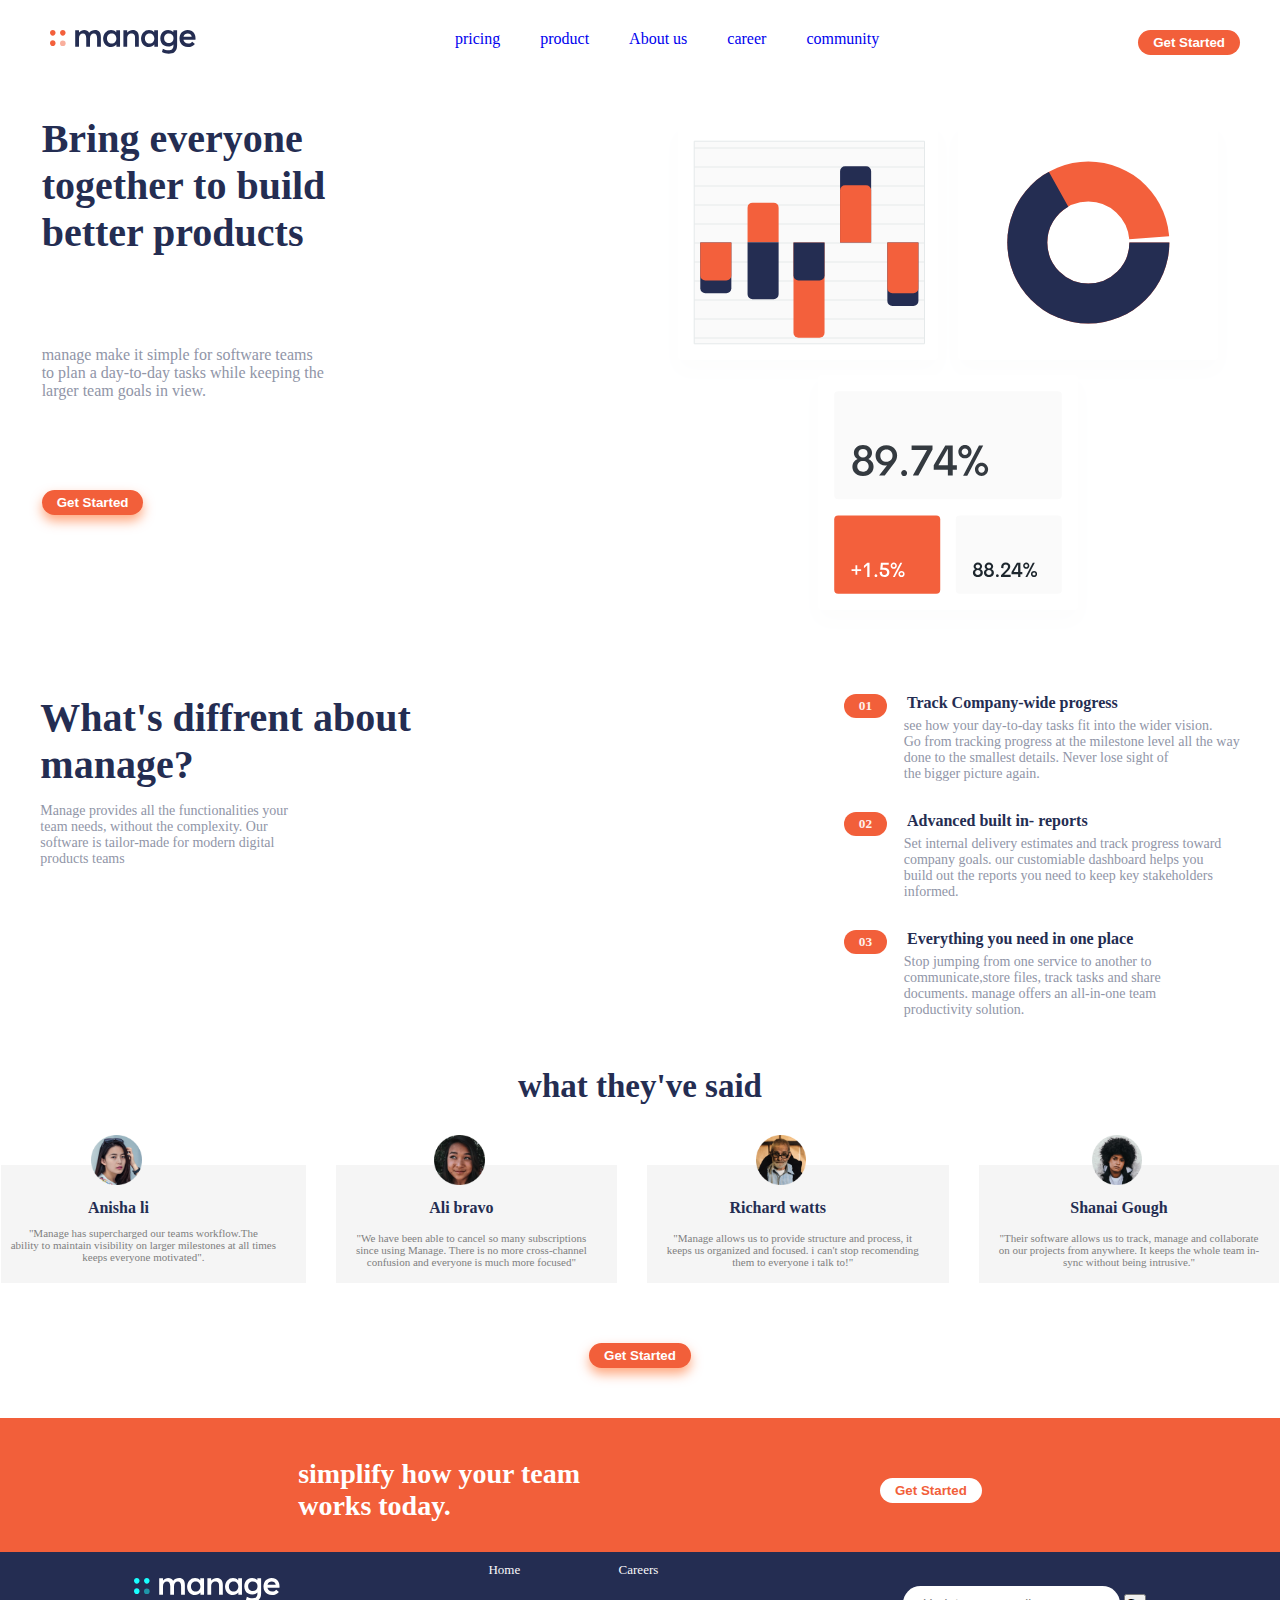
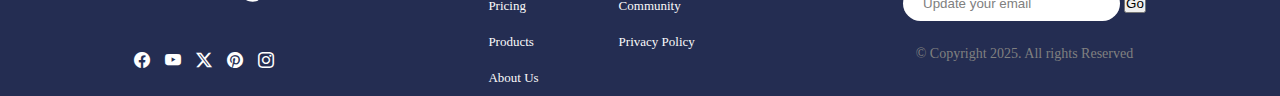
<file: index.html>
<!DOCTYPE html>
<html lang="en">
<head>
    <meta charset="UTF-8">
    <meta name="viewport" content="width=device-width, initial-scale=1.0">
    <link rel="icon" href="/resources/images/favicon-32x32.png">
    <link rel="stylesheet" href="https://cdn.jsdelivr.net/npm/bootstrap-icons@1.13.1/font/bootstrap-icons.min.css">
    <link rel="stylesheet" href="/style.css">
    <title>Manage</title>
</head>
<body>
    

    <!-- Header contain my nav bar -->

    <header>

        <nav>

            <img src="/resources/images/logo.svg" alt="">

            <ul>

                <li>
                    <a href="https://www.facebook.com" target="_blank">pricing</a>
                </li>

                <li>
                    <a href="https://www.facebook.com" target="_blank">product</a>
                </li>

                <li>
                    <a href="https://www.facebook.com" target="_blank">About us</a>
                </li>

                <li>
                    <a href="https://www.facebook.com" target="_blank">career</a>
                </li>

                <li>
                    <a href="https://www.facebook.com" target="_blank">community</a>
                </li>

            </ul>

            <button>Get Started</button>

          
        </nav>

    </header>

    <!-- main contain all my sections -->

    <main>

        <!-- first section with a class name of "hero" -->

        <section class="hero">

            <!-- first div with a class of "hero-content" under my first section  -->

            <div class="hero-content">

                <h1>
                    Bring everyone <br>
                    together to build <br>
                    better products
                </h1>

                 <p>
                     manage make it simple for software teams <br>
                     to plan a day-to-day tasks while keeping the <br>
                     larger team goals in view.
                </p>

                <button>Get Started</button>

            </div>

            <!-- second div with a class of "hero-image" under my first section -->

            <div class="hero-img">

                <img src="/resources/images/illustration-intro.svg" alt="">

            </div>

        </section>


        <!-- Second section with a class of  overview -->

        <section class="overview">


            <!-- first div with a class of "sect2-div1" under my second section -->

            <div class="overview-div1">

                <h1> What's diffrent <br class="overview-br"> about <br class="overview-br2"> manage?
                
                </h1>

                 <p> 
                    Manage provides all the functionalities your <br>
                    team needs, without the complexity. Our <br>
                    software is tailor-made for modern digital <br>
                    products teams
                </p>
                 
            </div>


            <!-- second div with a class of "sect2-div2" under my second section -->

            <div class="overview-div2">

                <!-- first div under "sect2-div2",  this div  has two inner divs  -->

                <div>

                    <!-- this is the first inner div -->

                    <div class="inner-div1">

                        <h5>01</h5>

                        <h4>Track Company-wide progress</h4>

                    </div>
                    

                    <!-- this the second inner div below -->

                    <div class="inner-div2">

                        <p> 
                            see how your day-to-day tasks fit into the wider vision. <br>
                            Go from tracking progress at the milestone level all the way <br>
                            done to the smallest details. Never lose sight of <br>
                            the bigger picture again.
                         </p>

                    </div>

                </div>

                <!--  second div under "sect2-div2", this div has two innner divs -->

                <div>

                    <!-- this is the first inner div  -->

                    <div class="inner-div3">

                        <h5>02</h5>

                        <h4> Advanced built in- reports</h4>

                    </div>

                    <!-- this is the second inner div -->

                    <div class="inner-div4">

                        <p> 
                            Set internal delivery estimates and track progress toward <br>
                            company goals. our customiable dashboard helps you <br>
                            build out the reports you need to keep key stakeholders <br>
                            informed.
                        </p>

                    </div>

                </div>


                <!-- third div under "sect2-div2", this div has two innner divs -->

                <div>

                    <!-- this is the first inner div -->

                    <div class="inner-div5">

                        <h5>03</h5>

                        <h4>Everything you need in one place</h4>

                    </div>

                    <!-- this is the second inner div  -->

                    <div class="inner-div6">

                        <p>
                            Stop jumping from one service to another to <br>
                            communicate,store files, track tasks and share <br>
                            documents. manage offers an all-in-one team <br>
                            productivity solution.

                        </p>

                    </div>
                </div>


            </div>

        </section>


        <!-- third section with a class of "reviews" -->

        <section class="reviews">

            <!-- first div under third section -->

            <div>

                <h1>what they've said</h1>

            </div>

           

           <!-- this div with a class of "reviews-div" has 4 inner div -->

           <div class="reviews-div">


                <!-- first inner div it contains two divs-->

                <div class="card-one">

                    <div class="card-one-img-holder">

                        <img src="/resources/images/avatar-anisha.png" alt="">

                    </div>

                    <div class="card-one-content">

                        <h4> Anisha li</h4>

                        <p>
                             "Manage has supercharged our teams workflow.The <br>
                              ability to maintain visibility on larger milestones at all times <br>
                              keeps everyone motivated".
                        </p>

                    </div>
                    
                </div>

                <!-- Second inner div  it contains two divs-->

                <div class="card-two">

                    <div class="card-two-img-holder">

                        <img src="/resources/images/avatar-ali.png" alt="">

                    </div>

                    <div class="card-two-content">

                        <h4>Ali bravo</h4>

                        <p> 
                            "We have been able to cancel so many subscriptions <br>
                            since using Manage. There is no more cross-channel <br>
                            confusion and everyone is much more focused"
                        </p>

                    </div>
                   
                </div>


                <!-- third inner div it contains two divs -->

                <div class="card-three">

                    <div  class="card-three-img-holder">

                        <img src="/resources/images/avatar-richard.png" alt="">

                    </div>

                    <div class="card-three-content">

                        <h4>Richard watts</h4>

                        <p>
                             "Manage allows us to provide structure and process, it <br>
                              keeps  us organized and focused. i can't stop recomending <br>
                              them to everyone i talk to!"
                        </p>

                    </div>

                </div>

                <!-- fourth inner div contains two divs  -->


                <div class="card-four">

                    <div  class="card-four-img-holder">

                        <img src="/resources/images/avatar-shanai.png" alt="">

                    </div>

                    <div class="card-four-content">

                        <h4>Shanai Gough</h4>

                        <p>
                            "Their software allows us to track, manage and  collaborate <br>
                            on our projects from anywhere. It keeps the whole team in- <br>
                            sync without being intrusive."
                        </p>

                    </div>

                </div>
                
           </div>

           <button>Get Started</button>

        </section>


        <!-- fourth section with a class "sec" -->

        <section class="sec">

            <div>

                 <h1>simplify how  <br class="sec-div1-br">your team <br class="sec-div1-br2"> works <br class="sec-div1-br"> today.</h1>

            </div>
           

            <div>

                <button>Get Started</button>
                
            </div>

        </section>

    </main>

        <!-- footer section with three divs -->

        <footer>

            <!-- first div under footer with a class of "footer-content" -->

            <div class="footer-content">


                <p>&copy; Copyright 2025. All rights Reserved</p>

                <img src="/resources/images/logo.svg" alt="">

                <div class="social-icons">

                     <a href="https://www.facebook">
                     <i class="bi bi-facebook"></i>
                     </a>

                     <a href="https://www.youtube">
                     <i class="bi bi-youtube"></i>
                     </a>

                     <a href="https://www.x.com">
                     <i class="bi bi-twitter-x"></i>
                     </a>

                     <a href="https://www.pinterest.com">
                     <i class="bi bi-pinterest"></i>
                     </a>

                     <a href="https://www.instagram.com">
                     <i class="bi bi-instagram"></i>
                     </a>

                </div>
                
            </div>

            <!-- second div under footer with a class of "footer-info"  -->

            <div class="footer-info">

                <ul>

                    <li>
                        <a href="https://www.facebook.com" target="_blank">Home</a>
                    </li>

                    <li>
                        <a href="https://www.facebook.com" target="_blank">Pricing</a>
                    </li>

                    <li>
                        <a href="https://www.facebook.com" target="_blank">Products</a>
                    </li>

                    <li>
                        <a href="https://www.facebook.com" target="_blank">About Us</a>
                    </li>

                </ul>

                <ul>

                    <li>
                        <a href="https://www.facebook.com" target="_blank">Careers</a>
                    </li>

                    <li>
                        <a href="https://www.facebook.com" target="_blank">Community</a>
                    </li>

                    <li>
                        <a href="https://www.facebook.com" target="_blank">Privacy Policy</a>
                    </li>

                </ul>

            </div>

            <div class="footer-div">


                <div>

                     <input type="email" value="Update your email" >

                     <button>Go</button>

                </div>

               

                
                <p>&copy; Copyright 2025. All rights Reserved</p>

                

            </div>
            
        </footer>


    

</body>
</html>
</file>
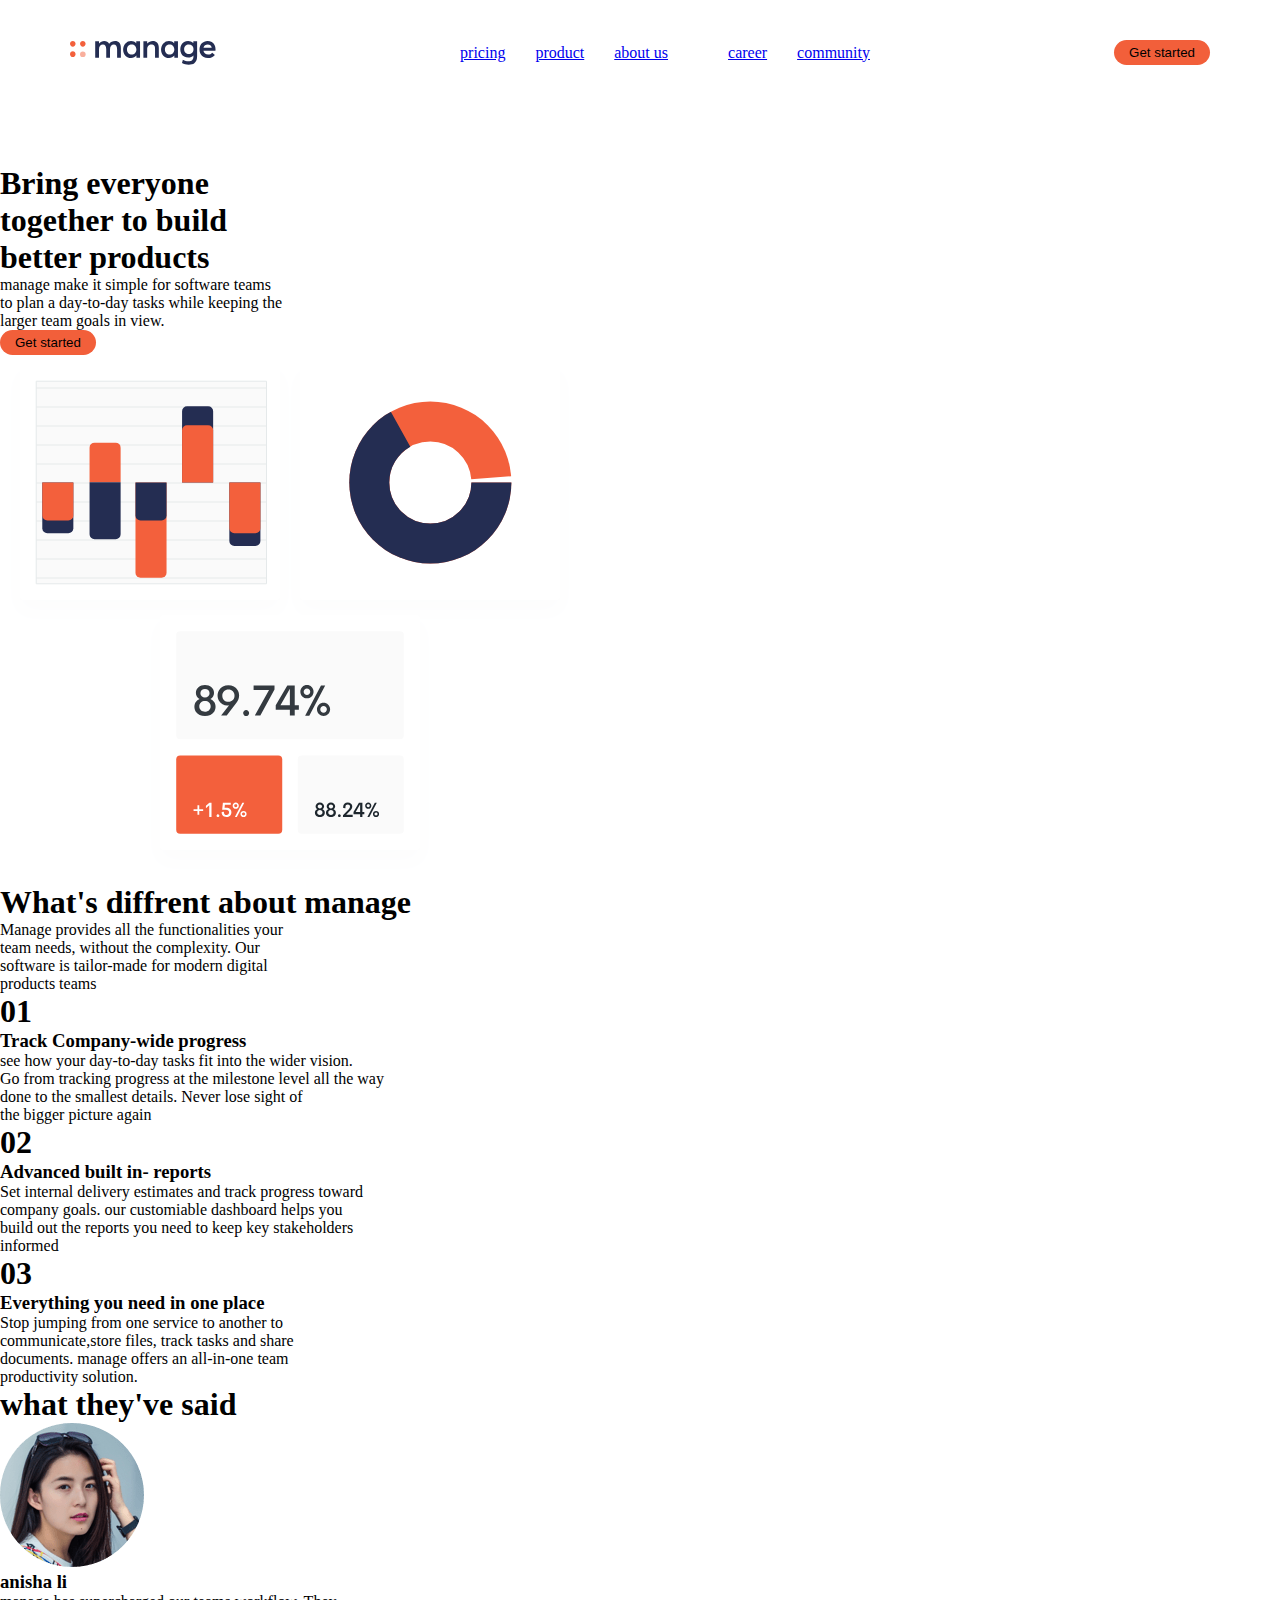
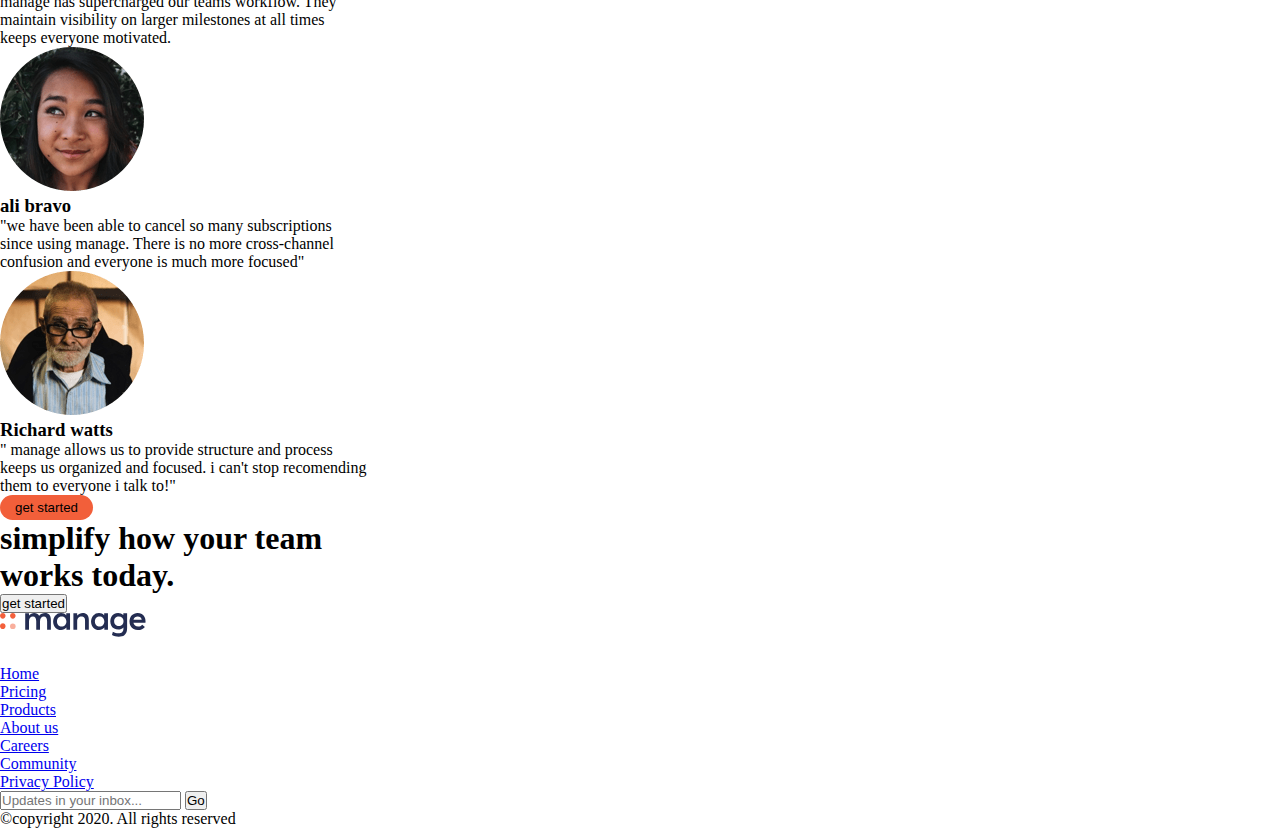
<file: manage.html>
<!DOCTYPE html>
<html lang="en">
<head>
    <meta charset="UTF-8">
    <meta name="viewport" content="width=device-width, initial-scale=1.0">
    <link rel="stylesheet" href="/manage.css">
    <title>manage</title>
</head>
<body>
    <section>
        <!-- this is my navigation bar -->
         <nav>
            <img src="/resources/images/logo.svg" alt="manage logo">
            <ul class="list">
                <li>
                    <a href="https://www.facebook.com" target="_blank">pricing</a>
                </li>
                <li>
                     <a href="https://www.facebook.com" target="_blank">product</a></li>
                <li>
                    <a href="https://www.facebook.com" target="_blank">about us</li>
                <li>
                    <a href="https://www.facebook.com" target="_blank">career</a></li>
                <li>
                    <a href="https://www.facebook.com" target="_blank">community</a></li>

            </ul>
            <button id="get-started">Get started</button>
         </nav>
         <!-- This is my first section -->
          <section id="section-1">
            <div class="section-1-div-text">
                <h1>
                    Bring everyone <br>
                    together to build <br>
                    better products
                </h1>
                <p>manage make it simple for software teams <br>
                     to plan a day-to-day tasks while keeping the <br>
                      larger team goals in view.
                </p>
                <button id="get-started">Get started</button>
            </div>
            <div class="section-1-div-img">
            <img src="resources/images/illustration-intro.svg" alt="intro section"></div>
          </section>
    </section>
    <!-- this is my section 2 -->
     <section id="section-2">
        <div class="section-2-div-1">
            <h1> What's diffrent about manage</h1>
            <p> Manage provides all the functionalities your <br>
                 team needs, without the complexity. Our <br>
                software is tailor-made for modern digital <br>
                products teams</p>
        </div>
        <div class="section-2-div-2">
            <div class="no-1">
                <h1 class="color">01</h1>
                <div>
                    <h3>Track Company-wide progress</h3>
                    <p> see how your day-to-day tasks fit into the wider vision. <br>
                        Go from tracking progress at the milestone level all the way <br>
                        done to the smallest details. Never lose sight of <br>
                        the bigger picture again </p>
                </div>
            </div>
            <div class="no-2">
                <h1 class="color">02</h1>
                <div>
                    <h3> Advanced built in- reports </h3>
                    <p> Set internal delivery estimates and track progress toward <br>
                        company goals. our customiable dashboard helps you <br>
                        build out the reports you need to keep key stakeholders <br>
                        informed</p>
                </div>
            </div>
            <div class="no-3">
                <h1 class="color">03</h1>
                <div>
                    <h3> Everything you need in one place      
                    </h3>
                    <p>Stop jumping from one service to another to <br>
                        communicate,store files, track tasks and share <br>
                        documents. manage offers an all-in-one team <br>
                        productivity solution.</p>
                </div>
            </div>
        </div>
     </section>
     <!-- this is my section three -->
     <section id="section-3">
        <h1> what they've said</h1>
        <div class="section-3-div">
            <div class="card-helpers">
                <img class="card-one-img"  src="/resources/images/avatar-anisha copy.png" alt="avatar-anisha">
                <h3 class="section-3-h3-helper"> anisha li </h3>
                <p> manage has supercharged our teams workflow. They <br>
                    maintain visibility on larger milestones at all times <br>
                    keeps everyone motivated.</p>
            </div>

             <div class="card-helpers">
                <img class="card-two-img"  src="/resources/images/avatar-ali.png" alt="avatar-ali">
                <h3 class="section-3-h3-helper"> ali bravo </h3>
                <p> "we have been able to cancel so many subscriptions <br>
                      since using manage. There is no more cross-channel <br>
                    confusion and everyone is much more focused"</p>
            </div>

             <div class="card-helpers">
                <img  class="card-one-img"  src="/resources/images/avatar-richard.png" alt="avatar-richard">
                <h3 class="section-3-h3-helper">Richard watts </h3>
                <p> " manage allows us to provide structure and process <br>
                    keeps  us organized and focused. i can't stop recomending <br>
                    them to everyone i talk to!"
                 </p>
            </div>
        </div>
        <button id="get-started">get started</button>
     </section>

      <!-- fourth section  -->
       <section id="section-4">
        <h1> simplify how your team <br> works today.</h1>
        <button id="get-started-inverse"> 
            get started
        </button>

       </section>

        <!-- the footer -->
        <footer>
       <div class="foot-1">
            <img class="logo-img"  src="/resources/images/logo.svg" alt="">

        <div class="icon-holder">
            <a href="https://www.facebook.com" target="_blank">
                <img src="/resources/images/icon-facebook.svg" alt=""></a>
            
            <a href="https://www.youtube.com/" target="_blank">
                <img src="/resources/images/icon-youtube.svg" alt=""></a>
            
            <a href="https://x.com/" target="_blank">
                <img src="/resources/images/icon-twitter.svg" alt=""></a>

            <a href="https://www.pinterest.com/" target="_blank">
                <img src="/resources/images/icon-pinterest.svg" alt=""></a>
                
           <a href="https://www.instagram.com/" target="_blank">
                <img src="/resources/images/icon-instagram.svg" alt=""></a>
           
        </div>
      </div>
      <!-- the second footer div -->
      <div class="foot-2">
        <ul  class="ul-helper  ul-helper li">
            <li> <a href="https://www.facebook.com" target="_blank">Home</a></li>
            <li> <a href="https://www.facebook.com" target="_blank">Pricing</a></li>
            <li> <a href="https://www.facebook.com" target="_blank">Products</a></li>
            <li> <a href="https://www.facebook.com" target="_blank">About us</a></li>

        </ul>
        <ul class="ul-helper">
            <li> <a href="https://www.facebook.com" target="_blank">Careers</a></li>
            <li> <a href="https://www.facebook.com" target="_blank">Community</a> </li>
            <li> <a href="https://www.facebook.com" target="_blank">Privacy Policy</a></li>
        </ul>
      </div>
      <!-- the last footer -->
      <div class="foot-3">
        <div>
           <input type="email" placeholder="Updates in your inbox..."> 
           <button id="go">Go</button>
            
        </div>

        <p> &copy;copyright 2020. All rights reserved</p>
      </div>      
        
     
</footer>
</body>
</html>
</file>
<file: style.css>
*{
    padding: 0;
     margin: 0;
    box-sizing: border-box;
}

:root{

    /* ## Colors */

    /* ### Primary */

    --Bright-Red: hsl(12, 88%, 59%);
    --Dark-Blue: hsl(228, 39%, 23%);

    /* ### Neutral */

    --Dark-Grayish-Blue: hsl(227, 12%, 61%);
    --Very-Dark-Blue: hsl(233, 12%, 13%);
    --Very-Pale-Red: hsl(13, 100%, 96%);
    --Very-Light-Gray: hsl(0, 0%, 98%);

    /* ## Typography */

    /* ### Body Copy */

    --Font-size: 16px;
}

html,body{
    overflow-x: hidden;
    max-width: 100%;
}





nav{
    display: flex;
    flex-direction: row;
    align-items: start;
    justify-content: space-between;
    padding: 30px 40px 60px 50px;
    /* background-image:url(resources/images/bg-tablet-pattern.svg) ; */
    /* background-repeat: no-repeat;
    background-position: right -70px;
    background-size:contain; */
    /* height:650px;
    margin-bottom: -550px;
    margin-right: -50px; */
}

nav ul{
    display: flex;
    flex-direction: row;
    gap: 40px;
    list-style: none;
}

nav ul li a{
    text-decoration: none;
    font-weight: 500;
}

nav button{
    background-color: var(--Bright-Red);
    padding: 5px 15px;
    border-radius: 20px;
    border: none;
    color:white;
    font-weight: 600; 
}

.menu-toggle{
    display: none;
    cursor: pointer;
}

.bi-list,
.bi-x-lg{
    display: none;
}

main{
    display: flex;
    flex-direction: column;
    gap: 50px;
}


.hero{
    display: flex;
    flex-direction:row;
    align-items:start;
    justify-content:center;
    gap: 37vh;
}

.hero-content{
    display: flex;
    flex-direction: column;
    align-items: start;
    gap: 10vh;
}

.hero-content h1{
    color: var(--Dark-Blue);
    font-size: 40px;
}

.hero-content  p{
    color: var(--Dark-Grayish-Blue);
    font-size: 16px;
}

.hero-content button{
    background-color: var(--Bright-Red);
    padding: 5px 15px;
    border-radius: 20px;
    border: none;
    color:white;
    font-weight: 600;
    box-shadow: 0 6px 12px rgba(255, 81, 0, 0.5);
}

.overview{
    display: flex;
    flex-direction:row;
    align-items:start;
    justify-content:center;
    gap: 37vh;
}

.overview-div1{
    display: flex;
    flex-direction: column;
    padding-right: 100px;
    gap: 15px;
}

.overview-div1 h1{
    color: var(--Dark-Blue);
    font-size: 40px;
}

.overview-br{
    display: none;
}

.overview-div1 p{
    color: var(--Dark-Grayish-Blue);
    font-size: 14px;
}


.overview-div2{
    display: flex;
    flex-direction: column;
    gap: 30px;
}



.inner-div1{
    display: flex;
    flex-direction: row;
    gap: 20px;
}

.inner-div1 h5{
    background-color: var(--Bright-Red);
    color:var(--Very-Pale-Red) ;
    padding: 4px 15px;
    border-radius: 15px;
}

.inner-div1 h4{
    color: var(--Dark-Blue);
}

.inner-div2 p{
   padding-left:60px ;
   color:var(--Dark-Grayish-Blue) ;
   font-size: 14px;
}

.inner-div3{
    display: flex;
    flex-direction: row;
    gap: 20px;
}

.inner-div3 h5{
    background-color: var(--Bright-Red);
    color:var(--Very-Pale-Red) ;
    padding: 4px 15px;
    border-radius: 15px;
}

.inner-div3 h4{
    color: var(--Dark-Blue);
}

.inner-div4 p{
    padding-left:60px ;
   color:var(--Dark-Grayish-Blue) ;
   font-size: 14px;
}

.inner-div5{
    display: flex;
    flex-direction: row;
    gap: 20px;
}

.inner-div5 h5{
    background-color: var(--Bright-Red);
    color:var(--Very-Pale-Red) ;
    padding: 4px 15px;
    border-radius: 15px;
}

.inner-div5 h4{
    color: var(--Dark-Blue);
}

.inner-div6{
    padding-left:60px ;
   color:var(--Dark-Grayish-Blue) ;
   font-size: 14px;
}

.reviews{
    display: flex;
    flex-direction: column;
    align-items: center;
    gap: 60px;
   
}





.reviews h1{
    color: var(--Dark-Blue);
    font-size: 33px;
}

.reviews-div{
    display: flex;
    flex-direction: row;
    gap: 30px;
}

.dot{
    display: none;
}

.card-one{
    display: flex;
    flex-direction: column;
    align-items: center;
    background-color: whitesmoke;  
}

.card-one-img-holder{
    padding-left: 20px;
}

.card-one img{
    width: 35%;
    margin-top: -30px;
}

.card-one-content{
    display: flex;
    flex-direction:column;
    align-items:center;
    gap: 10px;
    padding: 10px 30px 0px 10px;
   
}

.card-one-content h4{
    color: var(--Dark-Blue);
   padding-right: 50px; 
}

.card-one-content  p{
    color:grey;
    font-size: 11px;
    text-align:center;
    width: 110%;
}

.card-two{
    display: flex;
    flex-direction: column;
    align-items: center;
    background-color: whitesmoke;
}

.card-two-img-holder{
    padding-left: 60px;
}

.card-two img{
    width: 35%;
    margin-top: -30px;
   
   
}

.card-two-content{
    display: flex;
    flex-direction:column;
    align-items:center;
    width: 110%;
    gap: 15px;
    padding: 10px 30px 10px 20px;
}

.card-two-content h4{
    color: var(--Dark-Blue);
   padding-right: 20px; 
}

.card-two-content  p{
    color:grey;
    font-size: 11px;
    text-align:center;
    width: 110%;
}


.card-three{
    display: flex;
    flex-direction: column;
    align-items: center;
    background-color: whitesmoke;
}

.card-three-img-holder{
    padding-left: 60px;
}

.card-three img{
    width: 35%;
    margin-top: -30px;
   
}

.card-three-content{
    display: flex;
    flex-direction:column;
    align-items:center;
    padding: 10px 30px 13px 20px;
    gap: 15px;
}

.card-three-content h4{
    color: var(--Dark-Blue);
   padding-right: 30px; 
}

.card-three-content  p{
    color:grey;
    font-size: 11px;
    text-align:center;
    width: 109%;
}

.card-four{
    display: flex;
    flex-direction: column;
    align-items: center;
    background-color: whitesmoke;
}

.card-four-img-holder{
    padding-left: 70px;
}

.card-four img{
    width: 35%;
    margin-top: -30px;
}

.card-four-content{
    display: flex;
    flex-direction:column;
    align-items:center;
    padding: 10px 20px 15px 20px;
    gap: 15px;
}

.card-four-content h4{
    color: var(--Dark-Blue);
   padding-right: 20px; 
}

.card-four-content  p{
    color:grey;
    font-size: 11px;
    text-align:center;
    width: 109%;
}


.card.active-card {
  display: flex;
}

.reviews button{
    background-color: var(--Bright-Red);
    padding: 5px 15px;
    border-radius: 20px;
    border: none;
    color:white;
    font-weight: 600;
    box-shadow: 0 6px 12px rgba(255, 81, 0, 0.5);
}

.sec{
    display: flex;
    flex-direction: row;
    align-items: center;
    justify-content: center;
    gap: 300px;
    padding: 40px 0px 30px 0px;
    background-color: var(--Bright-Red);
}





.sec h1{
    color: white;
    font-size: 28px;
}

.sec-div1-br{
    display: none;
}

.sec button{
    background-color:white;
    padding: 5px 15px;
    border-radius: 20px;
    border: none;
    color:var(--Bright-Red);
    font-weight: 600;
}

footer{
    display: flex;
    flex-direction: row;
    align-items: center;
    justify-content: space-around;
    padding: 10px 30px 10px 30px ;
    background-color: var(--Dark-Blue);
}

.footer-content img{
    filter: invert(1) brightness(2);
}

.footer-content{
    display: flex;
    flex-direction: column;
    gap: 50px;
}

.social-icons{
    display: flex;
   flex-direction: row;
   gap: 15px;
}

.bi-facebook, .bi-youtube, .bi-twitter-x , .bi-pinterest , .bi-instagram{
    color: white;
}


.footer-info{
    display: flex;
    flex-direction:row;
    gap: 80px;
}

footer ul{
    display: flex;
    flex-direction:column;
    gap: 20px;
}

footer ul li{
    list-style: none;
    
}

footer ul li a{
    display: flex;
    flex-direction: column;
    text-decoration: none;
    color: var(--Very-Light-Gray);
    font-size: 13px;
}


.footer-div{
    display: flex;
    flex-direction: column;
    align-items: center;
    gap: 25px;
}

.footer-inner-div{
    display: flex;
    flex-direction: row;
    gap: 20px;
}

footer input{
    border-radius: 20px;
    padding: 10px 20px;
    border: none;
    color: grey;
}



.footer-div p{
    color: grey;
    font-size: 14px; 
}

.footer-content p{
    display: none;
}



/* Email subscribe form */

.email-form {
  width: 100%;
  max-width: 310px;
  position: relative;
  display: flex;
  align-items: flex-start;
}

.email-form input {
  width: 100%;
  max-width: 240px;
  padding: 14px;
  border: #fff 2px solid;
  border-radius: 30px;
  font-size: 12px;
  margin-right: 5px;
}

.email-form input:focus,
.email-form button:focus {
  outline: none;
}

.email-form.error input {
  border: var(--Bright-Red) 2px solid;
  color: var(--Bright-Red);
}

.email-form input::placeholder {
  color: var(--Dark-Grayish-Blue);
}

.email-form button {
  cursor: pointer;
  padding: 15px 22px;
  border-radius: 30px;
  border: 1px solid var(--Bright-Red);
  background: var(--Bright-Red);
  color: #fff;
}

.email-form button:hover,
.email-form button:focus {
  background-color: hsl(12, 88%, 69%);
  border: 1px solid hsl(12, 88%, 69%);
}

.email-form button:active,
.email-form button:focus {
  transform: scale(0.9);
}

.email-form small {
  position: absolute;
  color: var(--Bright-Red);
  font-size: 10px;
  bottom: -20px;
  left: 15px;
  z-index: 2;
}


/* this is the responsive part */

@media (max-width:480px){


    

    body{
        width: 100%;
        overflow-x: hidden;
    }

    nav ul{
        display: none;
       flex-direction: column;
       gap: 40px;
       background-color:var(--Very-Pale-Red);
        position: absolute; 
        z-index: 1;
        left: 10%;
        top: 10%;
        width: 80%;
        padding: 50px 30px 20px 120px;
        border-radius: 10px; 
        height: 77vh;  
      
    }

    nav{
        /* margin: 0vh -12vh -70vh 0vh; */
        padding: 25px 0px 40px 40px;
        gap: 0px;
    }

    nav button{
        display: none;
    }

    .menu-toggle{
        display: block;
        /* border: 2px solid var(--Dark-Blue);
        border-radius: 20px; */
        padding: 5px 12px;               
     }

    .bi-list{
        display: block;
        font-size: 40px;
        text-shadow: 0 0 1px var(--Dark-Blue);
        color: var(--Dark-Blue);
    }

    .bi-x-lg{
        display: none;
        font-size: 40px;
        text-shadow: 0 0 1px var(--Dark-Blue);
        color: var(--Dark-Blue);
    }
   

    .hero{
        display: flex;
        flex-direction: column-reverse;
        align-items: center;
        gap: 0px;
        padding: 0px 0px 0px 20px;
    }

    .hero-content{
        display: flex;
        flex-direction: column;
        align-items: center;
        gap: 10px;
    }

    .hero-content p{
        font-size: 19px;
        text-align: center;
        color: grey;
    }

    .hero-img img{
        width: 100%;
    }

    .overview{
        display: flex;
        flex-direction: column;
        align-items: center;
        padding: 0px 0px 0px 0px;
        gap: 5vh;
    }

    .overview-div1{
        display: flex;
        flex-direction: column;
        align-items: center;
        padding: 0px 0px 0px 0px;
       
       
    } 

    .overview-br2{
        display: none;
    }

    .overview-br{
        display: inline;
    }

    .overview-div1 h1{
        text-align: center;
        font-size: 33px;
    }

    .overview-div1 p{
        font-size: 19px;
        text-align: center;
        color: grey;
    }

    .overview-div2{
        gap: 30px;
        line-height: 2;
    }

    .inner-div1{
        background-color: var(--Very-Pale-Red);
        width: 110%;
        
    }
    .inner-div3{
        background-color: var(--Very-Pale-Red);
        width: 110%;
        
    }
    .inner-div5{
        background-color: var(--Very-Pale-Red);
        width: 110%;
        
    }

    .inner-div2, .inner-div4, .inner-div6{
        width:110%;

    }

    .inner-div2 p, .inner-div4 p, .inner-div6 p{
        font-size: 15px;
        text-align:start;
        padding: 0px 0px 0px 0px;
    }

    .inner-div6{
        padding: 0px 0px 0px 0px;
    }

    .reviews{
        display: flex;
        flex-direction: column;
    }

    .reviews-div {
    display: flex;
    flex-direction: row;
    overflow-x: auto;
    overflow-x: scroll;
    gap: 16px;
    padding: 12px;
    scroll-snap-type: x mandatory;
    -webkit-overflow-scrolling: touch;
    scrollbar-width: none;
    position: relative;
    }

  .reviews-div::-webkit-scrollbar { display: none; }

  .card-one {
  display:flex;
  border-radius: 12px;
  background:whitesmoke;
  padding: 0px 0px 20px 10px;
  /* border: 3px solid black; */
   }

  .card-one-img-holder{
    padding-left: 50px;
   }

  .card-one-content h4{
    padding-left: 25px;
   }

  .card-one-content p{
    font-size: 15px ;
   }


  .card-one-content p br{
    display: none;
   }

  .card-one img{
    margin-top: -12px;
}


   .dot1 {
    display: inline-block;
    height: 10px;
    width: 10px;
    background:white;
    border-radius: 50%;
    cursor: pointer;
    border: 2px solid var(--Bright-Red);
}


   .card-two{
    display: none;
  border-radius: 12px;
  background: whitesmoke;
  padding: 0px 0px 20px 10px;
}


   .card-two img{
    margin-top: -12px;
}

.card-two-content p{
    font-size: 15px;
}

.dot2 {
    display: inline-block;
    height: 10px;
    width: 10px;
    background:white;
    border-radius: 50%;
    cursor: pointer;
    border: 2px solid var(--Bright-Red);
}



.card-three{
    display:none;
  border-radius: 12px;
  background:whitesmoke;
  padding: 0px 10px 10px 0px;
}


.card-three-content  p{
    font-size: 15px;
    text-align: center;
}

.card-three-content p br{
    display: none;
}

.card-three img{
    margin-top: -12px;
}

.dot3 {
    display: inline-block;
    height: 10px;
    width: 10px;
    background:white;
    border-radius: 50%;
    cursor: pointer;
    border: 2px solid var(--Bright-Red);
}



.card-four{
    display:none;
  border-radius: 12px;
  background:whitesmoke;
  padding: 0px 0px 0px 0px;
}

.card-four-content p br{
    display: none;
}

.card-four-content  p{
    font-size: 15px;
    text-align: center;
}

.card-four-img-holder{
    margin-top: 17px;
}



.dot4 {
    display: inline-block;
    height: 10px;
    width: 10px;
    background:whitesmoke;
    border-radius: 50%;
    cursor: pointer;
    border: 2px solid var(--Bright-Red);
}


.active,
.dot:hover {
  background-color: var(--Bright-Red);
  opacity: 1;
}

  
    .sec{
        display: flex;
        flex-direction: column;
        padding: 5px 0px 15px 10px;
        gap:100px;
    }

   

    .sec-div1-br{
        display: inline;
    }

    .sec-div1-br2{
        display: none;
    }

    .sec-div2{
        margin: 0vh 0vh 0vh -21vh;
    }


    footer{
        display: flex;
        flex-direction: column-reverse;
        align-items: center;
        justify-content: center;
        gap: 20px;
        padding: 5vh 0vh 5vh 0vh;
    }


    .footer-div{
        display: flex;
        flex-direction: row;
    }



    .footer-div p{
        display: none;
    }


    .footer-content {
        display: flex;
        flex-direction: column-reverse;
        align-items: center;
    }

    .footer-content img{
        width: 80%;
    }

    .footer-content p{
        color: grey;
        font-size: 14px; 
        display: inline;
    }

    .bi-facebook, .bi-youtube, .bi-twitter-x , .bi-pinterest , .bi-instagram{
    color: white;
    font-size: 30px;
    padding: 5px 10px;
    
    }

   
}
</file>
<file: manage.css>
*{
    padding: 0%;
    margin: 0%;
    box-sizing: border-box ;
}

:root {
    /* primary colors */
    --bright-red: hsl(12, 88%, 59%) ;
    --Dark-Blue: hsl(228, 39%, 23%) ;

    /* neutral colors */
   --Dark-Grayish-Blue: hsl(227, 12%, 61%) ;
    --Very-Dark-Blue: hsl(233, 12%, 13%) ;
    --Very-Pale-Red: hsl(13, 100%, 96%) ;
    --Very-Light-Gray: hsl(0, 0%, 98%) ;

    /* font sizes */
    ---font-size:16px;

    /* font weight */

    --weight1: 400;
    --weight2: 500;
    --weight: 700;
}

nav{
/* border: 3px solid black; */
display: flex;
flex-direction: row;
align-items: center;
justify-content: space-between;
margin: 40px 70px 100px;
}

.list{
    display: flex;
    flex-direction: row;
    align-items: center;
    list-style-type: none;
    gap: 30px;
}

#get-started{
background-color: var(--bright-red);
padding: 5px 15px;
border-radius: 20px;
border: none;
}
</file>
